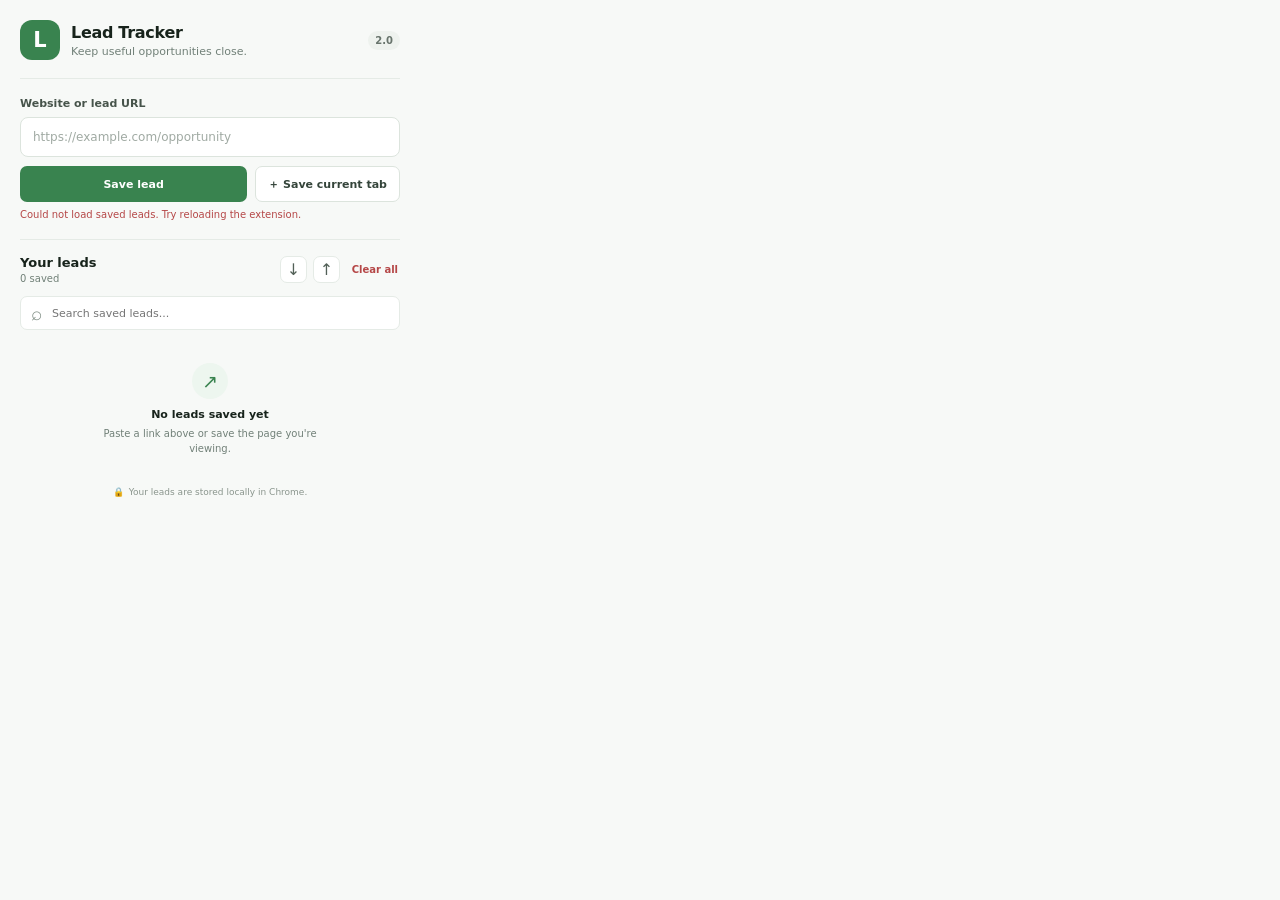
<file: chrome-extension/index.html>
<!DOCTYPE html>
<html lang="en">
<head>
  <meta charset="UTF-8">
  <meta name="viewport" content="width=device-width, initial-scale=1.0">
  <meta name="color-scheme" content="light">
  <title>Lead Tracker</title>
  <link rel="stylesheet" href="index.css">
</head>
<body>
  <main class="app">
    <header class="topbar">
      <div class="brand-mark" aria-hidden="true">L</div>
      <div class="brand-copy">
        <h1>Lead Tracker</h1>
        <p>Keep useful opportunities close.</p>
      </div>
      <span class="version">2.0</span>
    </header>

    <section class="capture" aria-label="Save a lead">
      <label class="field-label" for="input-el">Website or lead URL</label>
      <input id="input-el" type="url" inputmode="url" placeholder="https://example.com/opportunity" autocomplete="url" spellcheck="false">
      <div class="actions">
        <button id="input-btn" class="button button-primary" type="button">Save lead</button>
        <button id="tab-btn" class="button button-secondary" type="button"><span aria-hidden="true">＋</span> Save current tab</button>
      </div>
      <p id="status" class="status" role="status" aria-live="polite"></p>
    </section>

    <section class="leads-section" aria-label="Saved leads">
      <div class="section-heading">
        <div>
          <h2>Your leads</h2>
          <p id="lead-count">0 saved</p>
        </div>
        <div class="toolbar">
          <button id="export-btn" class="icon-button" type="button" title="Export leads" aria-label="Export leads">↓</button>
          <button id="import-btn" class="icon-button" type="button" title="Import leads" aria-label="Import leads">↑</button>
          <input id="import-file" type="file" accept="application/json,.json" hidden>
          <button id="delete-btn" class="text-button" type="button">Clear all</button>
        </div>
      </div>

      <label class="search-wrap" for="search-el">
        <span aria-hidden="true">⌕</span>
        <input id="search-el" type="search" placeholder="Search saved leads..." autocomplete="off">
      </label>

      <ul id="ul-el" class="lead-list" aria-live="polite"></ul>
      <div id="empty-state" class="empty-state">
        <div class="empty-icon" aria-hidden="true">↗</div>
        <strong>No leads saved yet</strong>
        <p>Paste a link above or save the page you're viewing.</p>
      </div>
      <p class="privacy-note"><span aria-hidden="true">🔒</span> Your leads are stored locally in Chrome.</p>
    </section>
  </main>
  <script src="index.js"></script>
</body>
</html>
</file>
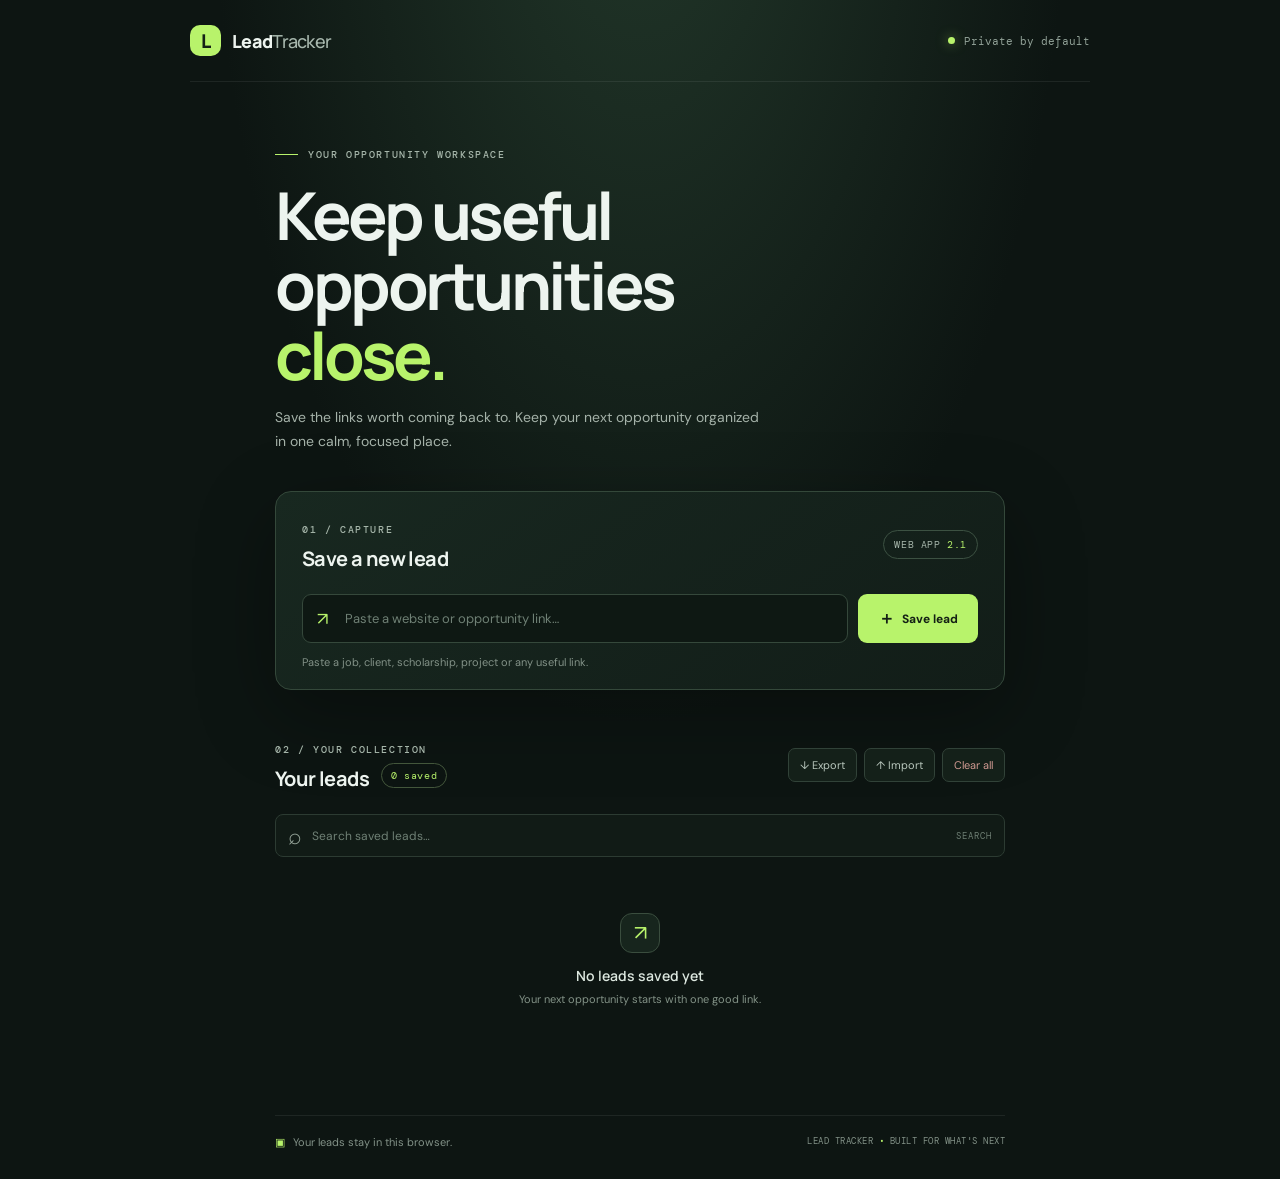
<file: website/index.html>
<!doctype html>
<html lang="en">
<head>
  <meta charset="utf-8">
  <meta name="viewport" content="width=device-width, initial-scale=1">
  <meta name="theme-color" content="#101a17">
  <meta name="description" content="A clean, private workspace for saving and organizing useful opportunities and links.">
  <title>Lead Tracker — Keep useful opportunities close</title>
  <link rel="icon" href="favicon.svg" type="image/svg+xml">
  <link rel="stylesheet" href="styles.css">
  <script src="app.js" defer></script>
</head>
<body>
  <div class="app-shell">
    <header class="topbar">
      <a class="brand" href="./" aria-label="Lead Tracker home">
        <span class="brand-mark" aria-hidden="true">L</span>
        <span>Lead<span class="brand-light">Tracker</span></span>
      </a>
      <div class="topbar-right"><span class="privacy-dot"></span><span>Private by default</span></div>
    </header>

    <main>
      <section class="hero">
        <div class="eyebrow"><span class="eyebrow-line"></span> YOUR OPPORTUNITY WORKSPACE</div>
        <h1>Keep useful opportunities<br><em>close.</em></h1>
        <p class="hero-copy">Save the links worth coming back to. Keep your next opportunity organized in one calm, focused place.</p>
      </section>

      <section class="capture-card" aria-labelledby="capture-title">
        <div class="section-heading">
          <div><span class="step-label">01 / CAPTURE</span><h2 id="capture-title">Save a new lead</h2></div>
          <span class="version-pill">WEB APP <span>2.1</span></span>
        </div>
        <form id="lead-form" class="capture-form" novalidate>
          <label class="sr-only" for="lead-url">Website or lead URL</label>
          <div class="input-wrap"><span class="input-icon" aria-hidden="true">↗</span><input id="lead-url" type="url" inputmode="url" autocomplete="url" placeholder="Paste a website or opportunity link…" required></div>
          <button class="primary-btn" type="submit"><span>＋</span> Save lead</button>
        </form>
        <p class="helper-text">Paste a job, client, scholarship, project or any useful link.</p>
      </section>

      <section class="leads-section" aria-labelledby="leads-title">
        <div class="leads-heading">
          <div><span class="step-label">02 / YOUR COLLECTION</span><div class="title-row"><h2 id="leads-title">Your leads</h2><span id="lead-count" class="count-pill">0 saved</span></div></div>
          <div class="toolbar">
            <button id="export-btn" class="tool-btn" type="button" title="Export leads">↓ <span>Export</span></button>
            <button id="import-btn" class="tool-btn" type="button" title="Import leads">↑ <span>Import</span></button>
            <input id="import-file" type="file" accept="application/json,.json" hidden>
            <button id="clear-btn" class="tool-btn danger-tool" type="button">Clear all</button>
          </div>
        </div>

        <div class="search-wrap"><span aria-hidden="true">⌕</span><label class="sr-only" for="search-input">Search saved leads</label><input id="search-input" type="search" placeholder="Search saved leads…"><kbd>SEARCH</kbd></div>

        <div id="empty-state" class="empty-state">
          <div class="empty-icon" aria-hidden="true">↗</div>
          <strong>No leads saved yet</strong>
          <p>Your next opportunity starts with one good link.</p>
        </div>
        <ul id="lead-list" class="lead-list" aria-live="polite"></ul>
      </section>

      <footer class="footer"><span><span class="lock-icon">▣</span> Your leads stay in this browser.</span><span>LEAD TRACKER <b>·</b> BUILT FOR WHAT'S NEXT</span></footer>
      <div id="toast" class="toast" role="status" aria-live="polite"></div>
    </main>
  </div>
</body>
</html>
</file>
<file: chrome-extension/index.css>
:root {
  color-scheme: light;
  --green: #39834f;
  --green-dark: #28663b;
  --green-soft: #edf6ef;
  --ink: #17231b;
  --muted: #718078;
  --line: #e5ebe6;
  --surface: #ffffff;
  --background: #f7f9f7;
  --danger: #b54747;
  font-family: Inter, ui-sans-serif, system-ui, -apple-system, BlinkMacSystemFont, "Segoe UI", sans-serif;
}

* { box-sizing: border-box; }
body { width: 420px; min-width: 360px; max-width: 100%; margin: 0; background: var(--background); color: var(--ink); }
button, input { font: inherit; }
button { cursor: pointer; }
button:focus-visible, input:focus-visible { outline: 3px solid #9cc9a7; outline-offset: 2px; }
.app { padding: 20px; }
.topbar { display: flex; align-items: center; gap: 11px; padding-bottom: 18px; border-bottom: 1px solid var(--line); }
.brand-mark { display: grid; place-items: center; width: 40px; height: 40px; border-radius: 12px; background: var(--green); color: white; font-size: 21px; font-weight: 800; }
.brand-copy h1 { margin: 0; font-size: 16px; letter-spacing: -.3px; }
.brand-copy p { margin: 3px 0 0; color: var(--muted); font-size: 11px; }
.version { margin-left: auto; padding: 4px 7px; border-radius: 20px; background: #eef2ee; color: #68746c; font-size: 10px; font-weight: 700; }
.capture { padding: 18px 0 16px; }
.field-label { display: block; margin-bottom: 7px; font-size: 11px; font-weight: 700; color: #46534a; }
#input-el { display: block; width: 100%; height: 40px; padding: 0 12px; border: 1px solid #dce4dd; border-radius: 8px; background: white; color: var(--ink); font-size: 12px; }
#input-el::placeholder { color: #a0aaa3; }
.actions { display: flex; gap: 8px; margin-top: 9px; }
.button { min-height: 36px; padding: 0 12px; border: 1px solid transparent; border-radius: 7px; font-size: 11px; font-weight: 700; transition: background .15s ease, transform .15s ease; }
.button:active, .icon-button:active { transform: translateY(1px); }
.button-primary { flex: 1; background: var(--green); color: white; }
.button-primary:hover { background: var(--green-dark); }
.button-secondary { background: white; border-color: #dce4dd; color: #34443a; }
.button-secondary:hover { background: var(--green-soft); }
.status { min-height: 14px; margin: 7px 0 0; color: var(--green-dark); font-size: 10px; }
.status.error { color: var(--danger); }
.leads-section { border-top: 1px solid var(--line); padding-top: 15px; }
.section-heading { display: flex; align-items: center; justify-content: space-between; margin-bottom: 12px; }
.section-heading h2 { margin: 0; font-size: 13px; }
.section-heading p { margin: 3px 0 0; color: var(--muted); font-size: 10px; }
.toolbar { display: flex; align-items: center; gap: 6px; }
.icon-button { display: grid; place-items: center; width: 27px; height: 27px; border: 1px solid var(--line); border-radius: 7px; background: white; color: #526057; font-size: 16px; }
.icon-button:hover { background: var(--green-soft); }
.text-button { padding: 5px 2px 5px 6px; border: 0; background: transparent; color: var(--danger); font-size: 10px; font-weight: 700; }
.text-button:hover { text-decoration: underline; }
.search-wrap { display: flex; align-items: center; gap: 8px; height: 34px; padding: 0 10px; border: 1px solid var(--line); border-radius: 7px; background: white; color: #829087; }
.search-wrap span { font-size: 19px; line-height: 1; }
#search-el { width: 100%; border: 0; outline: 0; background: transparent; color: var(--ink); font-size: 11px; }
#search-el:focus-visible { outline: 0; }
.lead-list { display: grid; gap: 7px; max-height: 250px; overflow-y: auto; margin: 10px 0 0; padding: 0 3px 0 0; list-style: none; }
.lead-item { display: flex; align-items: center; gap: 8px; min-width: 0; padding: 9px 9px 9px 10px; border: 1px solid var(--line); border-radius: 8px; background: var(--surface); }
.lead-link { display: block; flex: 1; min-width: 0; overflow: hidden; color: var(--green-dark); font-size: 11px; font-weight: 600; text-decoration: none; text-overflow: ellipsis; white-space: nowrap; }
.lead-link:hover { text-decoration: underline; }
.item-actions { display: flex; flex-shrink: 0; gap: 3px; }
.item-action { display: grid; place-items: center; width: 25px; height: 25px; border: 0; border-radius: 5px; background: transparent; color: #78847c; font-size: 13px; }
.item-action:hover { background: #f0f4f0; color: var(--ink); }
.item-action.remove:hover { background: #fff0f0; color: var(--danger); }
.empty-state { display: flex; flex-direction: column; align-items: center; padding: 23px 10px 18px; text-align: center; }
.empty-icon { display: grid; place-items: center; width: 36px; height: 36px; margin-bottom: 9px; border-radius: 50%; background: var(--green-soft); color: var(--green); font-size: 19px; }
.empty-state strong { font-size: 11px; }
.empty-state p { max-width: 230px; margin: 5px 0 0; color: var(--muted); font-size: 10px; line-height: 1.5; }
.empty-state[hidden] { display: none; }
.privacy-note { display: flex; justify-content: center; gap: 5px; margin: 13px 0 0; color: #8a958d; font-size: 9px; }
@media (prefers-reduced-motion: reduce) { *, *::before, *::after { scroll-behavior: auto !important; transition: none !important; } }
</file>
<file: website/styles.css>
@import url('https://fonts.googleapis.com/css2?family=DM+Mono:wght@400;500&family=DM+Sans:wght@400;500;600;700&family=Manrope:wght@400;500;600;700;800&display=swap');
:root{color-scheme:dark;--bg:#0d1512;--panel:#131f1a;--panel2:#17251f;--line:#293a31;--muted:#91a197;--text:#edf4ef;--green:#b8f36b;--green-dark:#263c24;--red:#ff9c91;--shadow:0 24px 80px #0005}
*{box-sizing:border-box}body{margin:0;background:radial-gradient(ellipse at 50% -20%,#23392b 0,transparent 48%),var(--bg);color:var(--text);font-family:'DM Sans',sans-serif;min-height:100vh}.app-shell{width:min(100% - 44px,900px);margin:0 auto}.topbar{height:82px;display:flex;align-items:center;justify-content:space-between;border-bottom:1px solid #ffffff12}.brand{display:flex;gap:11px;align-items:center;color:var(--text);font:800 18px Manrope,sans-serif;letter-spacing:-.7px;text-decoration:none}.brand-mark{width:31px;height:31px;border-radius:10px;background:var(--green);color:#142016;display:grid;place-items:center;font:800 19px Manrope}.brand-light{font-weight:500;color:#a7b7ad}.topbar-right{font:11px 'DM Mono',monospace;color:var(--muted);display:flex;align-items:center;gap:9px}.privacy-dot{width:7px;height:7px;background:var(--green);border-radius:50%;box-shadow:0 0 12px #b8f36b88}main{max-width:730px;margin:0 auto}.hero{padding:66px 0 38px}.eyebrow,.step-label{font:500 10px 'DM Mono',monospace;letter-spacing:1.6px;color:#a6b6aa}.eyebrow{display:flex;align-items:center;gap:10px}.eyebrow-line{width:23px;height:1px;background:var(--green)}h1{font:700 clamp(42px,7vw,66px)/1.06 Manrope,sans-serif;letter-spacing:-3.5px;margin:20px 0 15px}h1 em{font-style:normal;color:var(--green)}.hero-copy{color:#a5b2a9;max-width:490px;line-height:1.7;font-size:14px;margin:0}.capture-card{background:linear-gradient(145deg,#182820,#121d18);border:1px solid #34483a;border-radius:16px;padding:25px 26px 20px;box-shadow:var(--shadow)}.section-heading,.leads-heading{display:flex;justify-content:space-between;align-items:center;gap:18px}.section-heading h2,.leads-heading h2{font:700 20px Manrope,sans-serif;letter-spacing:-.6px;margin:7px 0 0}.version-pill,.count-pill{border:1px solid #3c5142;border-radius:30px;padding:7px 10px;color:#a7b7ac;font:10px 'DM Mono',monospace;letter-spacing:.6px}.version-pill span{color:var(--green)}.capture-form{display:flex;gap:10px;margin-top:22px}.input-wrap{flex:1;position:relative}.input-icon{position:absolute;left:15px;top:50%;transform:translateY(-50%);color:var(--green);font-size:18px}.input-wrap input,.search-wrap input{width:100%;height:49px;border:1px solid #35483b;background:#0e1813;border-radius:9px;color:var(--text);outline:none;font:13px 'DM Sans',sans-serif}.input-wrap input{padding:0 15px 0 42px}.input-wrap input:focus,.search-wrap:focus-within{border-color:#8ebc5a;box-shadow:0 0 0 3px #b8f36b16}.input-wrap input::placeholder,.search-wrap input::placeholder{color:#6f8075}.primary-btn{border:0;border-radius:9px;padding:0 20px;background:var(--green);color:#142015;font:700 12px 'DM Sans',sans-serif;cursor:pointer;white-space:nowrap;transition:transform .15s,filter .15s}.primary-btn:hover{filter:brightness(1.07);transform:translateY(-1px)}.primary-btn span{font-size:17px;vertical-align:-1px;margin-right:4px}.helper-text{font-size:11px;color:#829187;margin:12px 0 0}.leads-section{padding:47px 0 0}.title-row{display:flex;align-items:center;gap:12px}.count-pill{padding:5px 9px;color:var(--green);border-color:#43563b}.toolbar{display:flex;gap:7px;align-items:center}.tool-btn{height:34px;padding:0 11px;border:1px solid #314238;background:#142019;color:#b9c7bd;border-radius:7px;font:11px 'DM Sans',sans-serif;cursor:pointer}.tool-btn:hover{border-color:#6f9251;color:var(--green)}.danger-tool{color:#d19a92}.search-wrap{height:43px;margin-top:22px;border:1px solid #2c3b32;background:#111b16;border-radius:8px;display:flex;align-items:center;padding:0 12px;gap:10px;color:#94a398}.search-wrap>span{font-size:23px}.search-wrap input{height:38px;border:0;background:transparent;box-shadow:none!important;flex:1;padding:0;font-size:12px}.search-wrap kbd{font:9px 'DM Mono',monospace;color:#6d7e73;letter-spacing:1px}.empty-state{min-height:205px;display:flex;flex-direction:column;align-items:center;justify-content:center;text-align:center;color:#aab8ae}.empty-icon{width:40px;height:40px;display:grid;place-items:center;border:1px solid #3a4d3e;background:#17251d;border-radius:12px;color:var(--green);font-size:21px;margin-bottom:13px}.empty-state strong{font:600 14px Manrope,sans-serif;color:#dce7df}.empty-state p{font-size:11px;color:#839287;margin:7px 0 0}.lead-list{list-style:none;margin:13px 0 0;padding:0;display:grid;gap:8px}.lead-item{display:flex;align-items:center;gap:12px;padding:13px 14px;background:#121d17;border:1px solid #293a30;border-radius:9px;min-width:0}.lead-favicon{width:29px;height:29px;border-radius:8px;background:#203127;display:grid;place-items:center;color:var(--green);font-size:14px;flex:none}.lead-main{min-width:0;flex:1}.lead-link{display:block;color:#dce9df;text-decoration:none;font-size:12px;white-space:nowrap;overflow:hidden;text-overflow:ellipsis}.lead-link:hover{color:var(--green)}.lead-meta{font:9px 'DM Mono',monospace;color:#78897e;margin-top:5px}.lead-actions{display:flex;gap:5px}.item-action{width:29px;height:29px;border-radius:7px;border:1px solid #34463a;background:#17241c;color:#aab9ae;cursor:pointer}.item-action:hover{color:var(--green);border-color:#6d8d50}.item-action.remove:hover{color:var(--red);border-color:#8e554d}.footer{border-top:1px solid #ffffff12;margin-top:40px;padding:19px 0 30px;display:flex;justify-content:space-between;gap:12px;color:#829187;font:9px 'DM Mono',monospace;letter-spacing:.5px}.footer>span:first-child{letter-spacing:0;font:11px 'DM Sans',sans-serif}.lock-icon{color:var(--green);margin-right:5px}.footer b{color:var(--green)}.toast{position:fixed;bottom:24px;left:50%;transform:translate(-50%,15px);padding:11px 16px;background:#e4f6d2;color:#172216;border-radius:8px;font-size:12px;font-weight:600;box-shadow:var(--shadow);opacity:0;pointer-events:none;transition:.2s;max-width:calc(100vw - 32px);z-index:5}.toast.show{opacity:1;transform:translate(-50%,0)}.toast.error{background:#ffe0dc;color:#59231e}.sr-only{position:absolute;width:1px;height:1px;padding:0;margin:-1px;overflow:hidden;clip:rect(0,0,0,0);white-space:nowrap;border:0}[hidden]{display:none!important}
@media(max-width:600px){.app-shell{width:min(100% - 30px,900px)}.topbar{height:68px}.topbar-right{font-size:9px}.hero{padding:48px 0 28px}h1{letter-spacing:-2.4px}.capture-card{padding:20px 16px 17px}.capture-form{flex-direction:column}.primary-btn{height:46px}.section-heading h2,.leads-heading h2{font-size:18px}.leads-heading{align-items:flex-start;flex-direction:column}.toolbar{width:100%}.tool-btn{flex:1}.footer{flex-direction:column}.version-pill{font-size:9px}}
</file>
